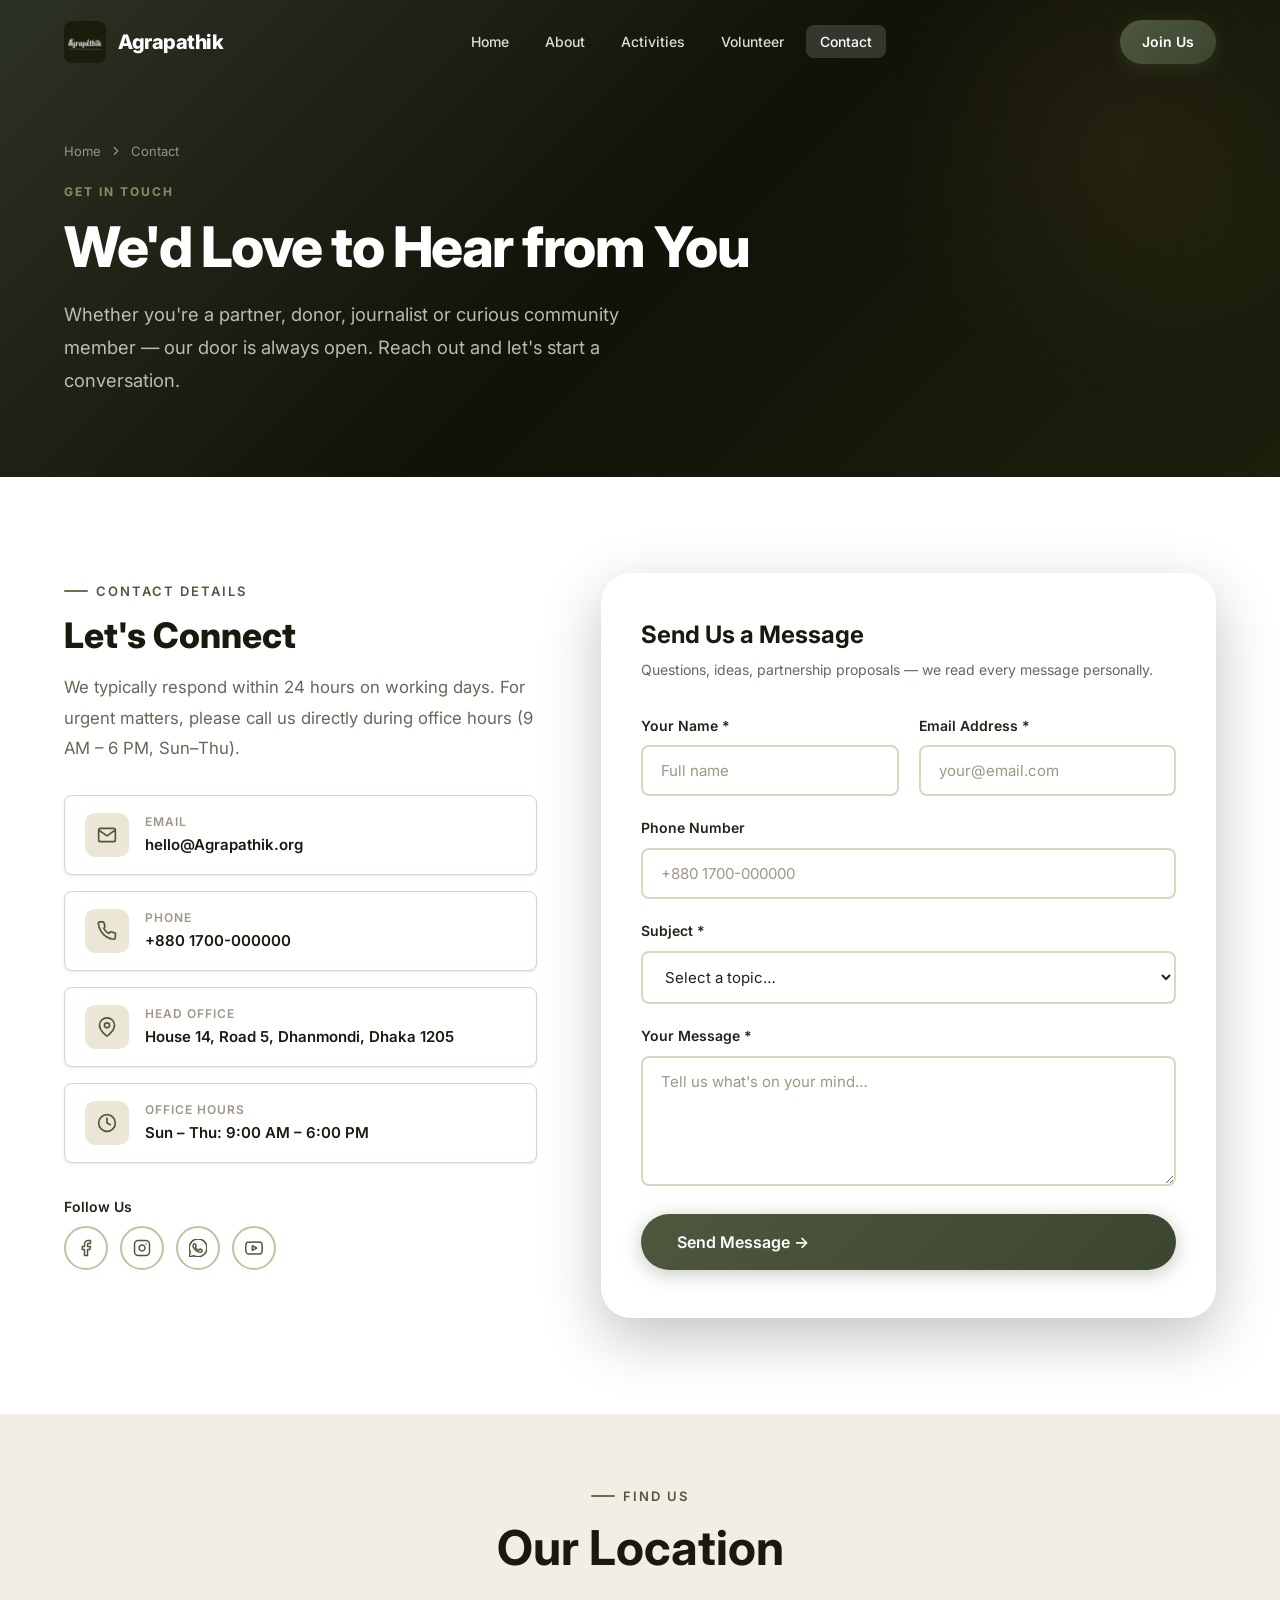
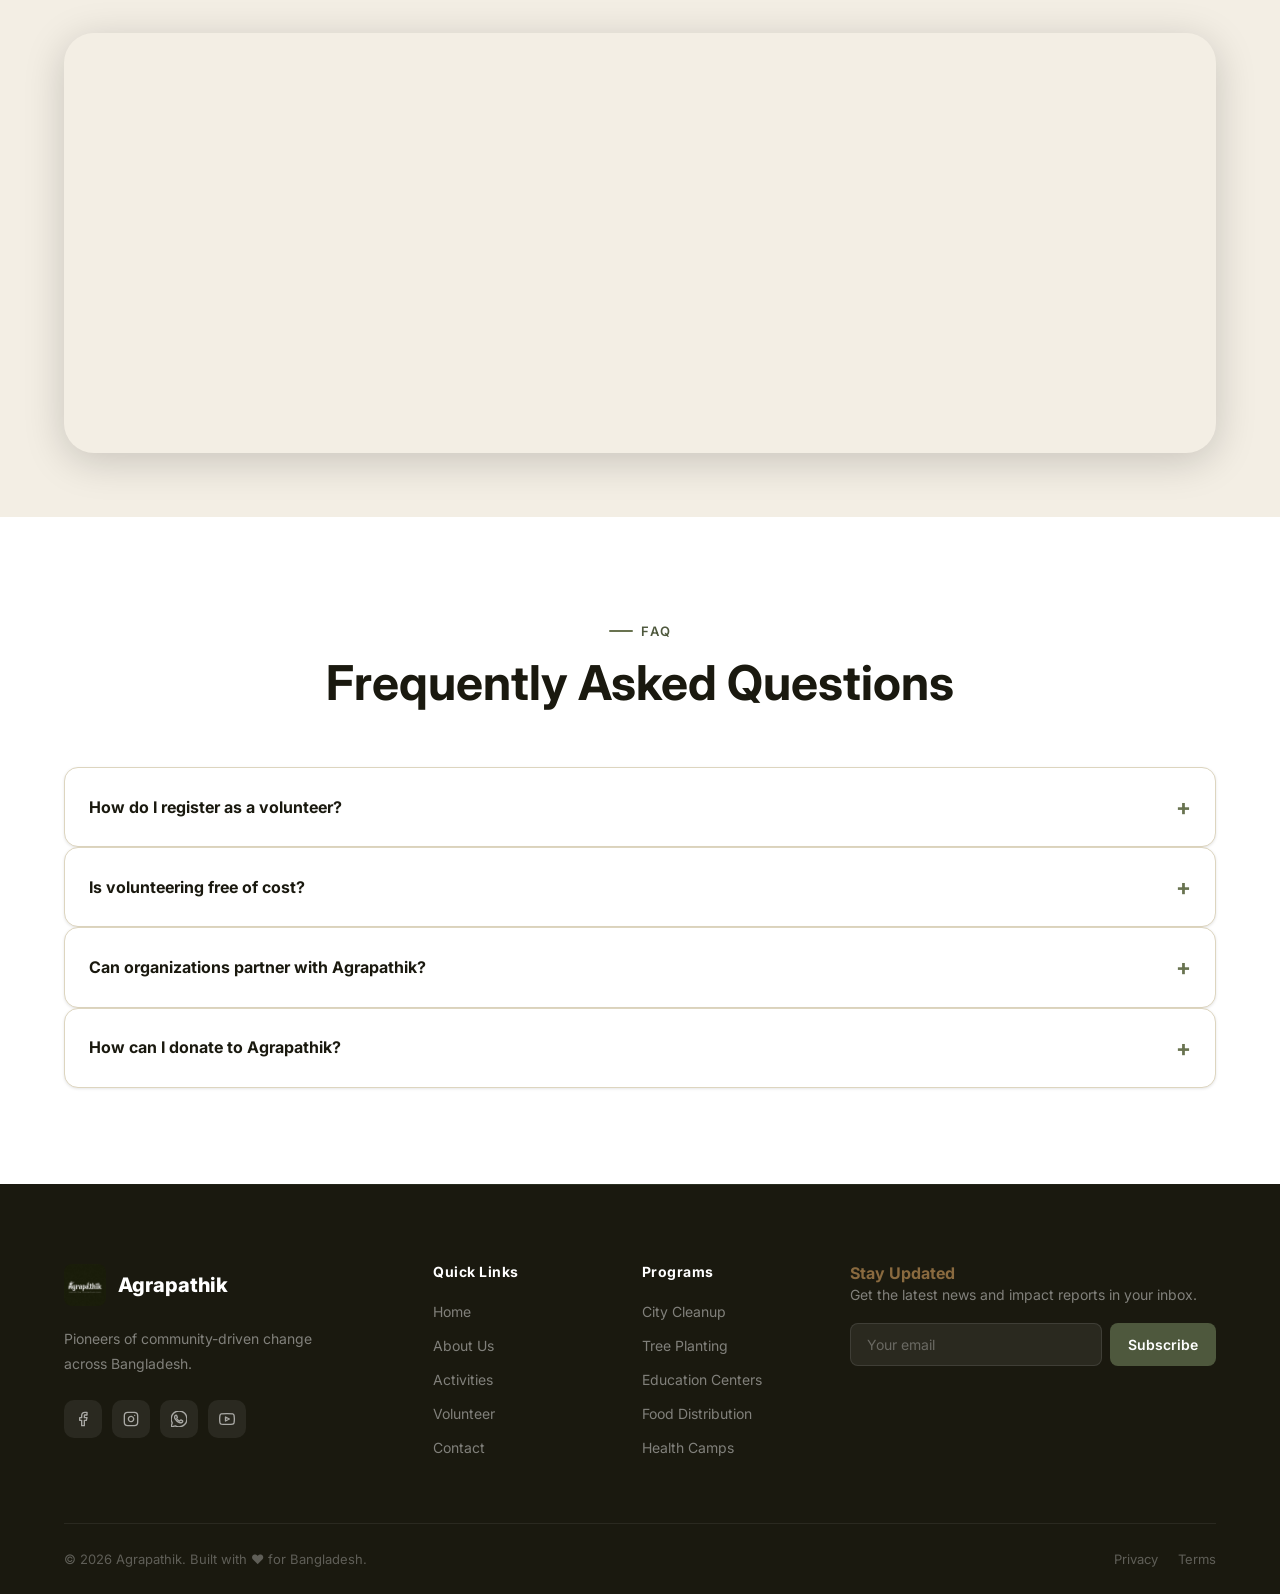
<file: contact.html>
<!DOCTYPE html>
<html lang="en">
<head>
  <meta charset="UTF-8" /><meta name="viewport" content="width=device-width, initial-scale=1.0" />
  <title>Contact — Agrapathik</title>
  <meta name="description" content="Get in touch with Agrapathik — contact us for partnerships, media inquiries, donations or volunteer questions." />
  <link rel="preconnect" href="https://fonts.googleapis.com" /><link rel="preconnect" href="https://fonts.gstatic.com" crossorigin />
  <link href="https://fonts.googleapis.com/css2?family=Inter:wght@300;400;500;600;700;800;900&family=Playfair+Display:wght@700;800&display=swap" rel="stylesheet" />
  <link rel="stylesheet" href="css/style.css" />
  <link rel="icon" type="image/png" href="assets/images/favicon-round.png" />
  <style>
    /* Move single-use inline styles to a local stylesheet class */
    .btn-full { width: 100%; }
    .map-frame {
      border-radius: var(--radius-xl);
      overflow: hidden;
      box-shadow: var(--shadow-lg);
      height: 420px;
    }
    /* FAQ details styles moved from inline */
    .faq-details {
      background: #fff;
      border-radius: var(--radius-md);
      padding: 20px 24px;
      box-shadow: var(--shadow-sm);
      border: 1px solid var(--green-100);
      cursor: pointer;
    }
    .faq-summary {
      font-weight: 700;
      color: var(--dark);
      font-size: 1rem;
      list-style: none;
      display: flex;
      justify-content: space-between;
      align-items: center;
    }
    .faq-summary span {
      font-size: 1.4rem;
      color: var(--green-500);
    }
    .faq-text {
      color: var(--gray-500);
      line-height: 1.8;
      margin-top: 12px;
      font-size: 15px;
    }
    .faq-link {
      color: var(--green-600);
      font-weight: 600;
    }
    /* iframe reset */
    .map-frame iframe { border: 0; }
  </style>
</head>
<body>
<!-- NAV -->
<nav class="navbar" id="navbar">
  <div class="container"><div class="nav-inner">
    <a href="index.html" class="nav-logo"><img src="assets/images/agrapathik_logo.jpeg" alt="Agrapathik Logo" class="nav-logo-img"><span class="nav-logo-text">Agrapathik</span></a>
    <ul class="nav-links"><li><a href="index.html" class="nav-link">Home</a></li><li><a href="about.html" class="nav-link">About</a></li><li><a href="activities.html" class="nav-link">Activities</a></li><li><a href="volunteer.html" class="nav-link">Volunteer</a></li><li><a href="contact.html" class="nav-link">Contact</a></li></ul>
    <div class="nav-cta"><a href="volunteer.html" class="btn btn-primary btn-sm">Join Us</a></div>
    <button class="nav-toggle" id="nav-toggle" aria-label="Toggle menu"><span></span><span></span><span></span></button>
  </div></div>
</nav>
<div class="nav-overlay" id="nav-overlay"></div>

<!-- PAGE HERO -->
<section class="page-hero">
  <div class="container"><div class="page-hero-content">
    <nav class="breadcrumb"><a href="index.html">Home</a><svg viewBox="0 0 24 24" fill="none" stroke-width="2" stroke-linecap="round" stroke-linejoin="round"><path d="m9 18 6-6-6-6"/></svg><span>Contact</span></nav>
    <div class="page-hero-label">Get in Touch</div>
    <h1 class="page-hero-title">We'd Love to Hear from You</h1>
    <p class="page-hero-desc">Whether you're a partner, donor, journalist or curious community member — our door is always open. Reach out and let's start a conversation.</p>
  </div></div>
</section>

<!-- CONTACT MAIN -->
<section class="section">
  <div class="container">
    <div class="contact-split">
      <!-- Left Column -->
      <div class="contact-info reveal-left">
        <div>
          <div class="section-label">Contact Details</div>
          <h2 class="contact-info-title">Let's Connect</h2>
          <p>We typically respond within 24 hours on working days. For urgent matters, please call us directly during office hours (9 AM – 6 PM, Sun–Thu).</p>
        </div>

        <div class="contact-detail-list">
          <div class="contact-detail">
            <div class="contact-detail-icon">
              <svg viewBox="0 0 24 24" fill="none" stroke-width="2" stroke-linecap="round" stroke-linejoin="round"><path d="M4 4h16c1.1 0 2 .9 2 2v12c0 1.1-.9 2-2 2H4c-1.1 0-2-.9-2-2V6c0-1.1.9-2 2-2z"/><polyline points="22,6 12,13 2,6"/></svg>
            </div>
            <div>
              <div class="contact-detail-label">Email</div>
              <div class="contact-detail-value">hello@Agrapathik.org</div>
            </div>
          </div>
          <div class="contact-detail">
            <div class="contact-detail-icon">
              <svg viewBox="0 0 24 24" fill="none" stroke-width="2" stroke-linecap="round" stroke-linejoin="round"><path d="M22 16.92v3a2 2 0 0 1-2.18 2 19.79 19.79 0 0 1-8.63-3.07A19.5 19.5 0 0 1 4.69 12a19.79 19.79 0 0 1-3.07-8.67A2 2 0 0 1 3.62 1h3a2 2 0 0 1 2 1.72 12.84 12.84 0 0 0 .7 2.81 2 2 0 0 1-.45 2.11L8.09 8.91a16 16 0 0 0 6 6l1.27-1.27a2 2 0 0 1 2.11-.45 12.84 12.84 0 0 0 2.81.7A2 2 0 0 1 22 16.92z"/></svg>
            </div>
            <div>
              <div class="contact-detail-label">Phone</div>
              <div class="contact-detail-value">+880 1700-000000</div>
            </div>
          </div>
          <div class="contact-detail">
            <div class="contact-detail-icon">
              <svg viewBox="0 0 24 24" fill="none" stroke-width="2" stroke-linecap="round" stroke-linejoin="round"><path d="M21 10c0 7-9 13-9 13s-9-6-9-13a9 9 0 0 1 18 0z"/><circle cx="12" cy="10" r="3"/></svg>
            </div>
            <div>
              <div class="contact-detail-label">Head Office</div>
              <div class="contact-detail-value">House 14, Road 5, Dhanmondi, Dhaka 1205</div>
            </div>
          </div>
          <div class="contact-detail">
            <div class="contact-detail-icon">
              <svg viewBox="0 0 24 24" fill="none" stroke-width="2" stroke-linecap="round" stroke-linejoin="round"><circle cx="12" cy="12" r="10"/><polyline points="12 6 12 12 16 14"/></svg>
            </div>
            <div>
              <div class="contact-detail-label">Office Hours</div>
              <div class="contact-detail-value">Sun – Thu: 9:00 AM – 6:00 PM</div>
            </div>
          </div>
        </div>

        <!-- Social Links -->
        <div>
          <div class="form-label">Follow Us</div>
          <div class="social-links">
            <a href="https://www.facebook.com/profile.php?id=61574948495130" class="social-link" aria-label="Facebook" target="_blank" rel="noopener noreferrer"><svg viewBox="0 0 24 24" fill="none" stroke-width="2" stroke-linecap="round" stroke-linejoin="round"><path d="M18 2h-3a5 5 0 0 0-5 5v3H7v4h3v8h4v-8h3l1-4h-4V7a1 1 0 0 1 1-1h3z"/></svg></a>
            <a href="#" class="social-link" aria-label="Instagram"><svg viewBox="0 0 24 24" fill="none" stroke-width="2" stroke-linecap="round" stroke-linejoin="round"><rect x="2" y="2" width="20" height="20" rx="5"/><path d="M16 11.37A4 4 0 1 1 12.63 8 4 4 0 0 1 16 11.37z"/><line x1="17.5" y1="6.5" x2="17.51" y2="6.5"/></svg></a>
            <a href="#" class="social-link" aria-label="WhatsApp"><svg viewBox="0 0 24 24" fill="none" stroke-width="2" stroke-linecap="round" stroke-linejoin="round"><path d="M20.52 3.48A11.86 11.86 0 0 0 12.07 0C5.56 0 .25 5.3.25 11.82c0 2.08.54 4.11 1.57 5.9L0 24l6.46-1.7a11.8 11.8 0 0 0 5.61 1.43h.01c6.51 0 11.82-5.3 11.82-11.82 0-3.16-1.23-6.13-3.38-8.43z"/><path d="M8.44 6.92c-.22-.5-.45-.51-.65-.52h-.56c-.2 0-.52.08-.79.38-.27.3-1.04 1.02-1.04 2.49s1.07 2.88 1.22 3.08c.15.2 2.08 3.34 5.14 4.54 2.54 1 3.06.8 3.61.75.55-.05 1.78-.73 2.03-1.44.25-.71.25-1.31.17-1.44-.07-.13-.27-.2-.57-.35-.3-.15-1.78-.88-2.05-.98-.27-.1-.47-.15-.67.15-.2.3-.77.98-.94 1.18-.17.2-.35.22-.65.08-.3-.15-1.27-.47-2.42-1.49-.9-.8-1.51-1.79-1.69-2.09-.17-.3-.02-.46.13-.61.13-.13.3-.35.45-.52.15-.17.2-.3.3-.5.1-.2.05-.38-.03-.53-.08-.15-.69-1.7-.96-2.32z"/></svg></a>
            <a href="#" class="social-link" aria-label="YouTube"><svg viewBox="0 0 24 24" fill="none" stroke-width="2" stroke-linecap="round" stroke-linejoin="round"><path d="M22.54 6.42a2.78 2.78 0 0 0-1.95-1.96C18.88 4 12 4 12 4s-6.88 0-8.59.46a2.78 2.78 0 0 0-1.95 1.96A29 29 0 0 0 1 12a29 29 0 0 0 .46 5.58A2.78 2.78 0 0 0 3.41 19.6C5.12 20 12 20 12 20s6.88 0 8.59-.46a2.78 2.78 0 0 0 1.95-1.95A29 29 0 0 0 23 12a29 29 0 0 0-.46-5.58z"/><polygon points="9.75 15.02 15.5 12 9.75 8.98 9.75 15.02"/></svg></a>
          </div>
        </div>
      </div>

      <!-- Right: Contact Form -->
      <div class="reveal-right">
        <div class="contact-form-card">
          <h3>Send Us a Message</h3>
          <p>Questions, ideas, partnership proposals — we read every message personally.</p>
          <div class="form-content-wrap">
            <form data-validate id="contact-form">
              <div class="form-row">
                <div class="form-group">
                  <label class="form-label" for="con-name">Your Name *</label>
                  <input id="con-name" type="text" class="form-control" placeholder="Full name" required />
                  <div class="form-error"></div>
                </div>
                <div class="form-group">
                  <label class="form-label" for="con-email">Email Address *</label>
                  <input id="con-email" type="email" class="form-control" placeholder="your@email.com" required />
                  <div class="form-error"></div>
                </div>
              </div>
              <div class="form-group">
                <label class="form-label" for="con-phone">Phone Number</label>
                <input id="con-phone" type="tel" class="form-control" placeholder="+880 1700-000000" />
                <div class="form-error"></div>
              </div>
              <div class="form-group">
                <label class="form-label" for="con-subject">Subject *</label>
                <select id="con-subject" class="form-control" required>
                  <option value="">Select a topic…</option>
                  <option>General Inquiry</option>
                  <option>Volunteer Question</option>
                  <option>Partnership / Sponsorship</option>
                  <option>Donation</option>
                  <option>Media / Press</option>
                  <option>Event Collaboration</option>
                  <option>Other</option>
                </select>
                <div class="form-error"></div>
              </div>
              <div class="form-group">
                <label class="form-label" for="con-message">Your Message *</label>
                <textarea id="con-message" class="form-control" rows="5" placeholder="Tell us what's on your mind…" required></textarea>
                <div class="form-error"></div>
              </div>
              <button type="submit" class="btn btn-primary btn-lg btn-full" id="con-submit-btn">
                Send Message →
              </button>
            </form>
            <div class="form-success">
              <div class="form-success-icon"><svg viewBox="0 0 24 24" fill="none" stroke-width="2.5" stroke-linecap="round" stroke-linejoin="round"><polyline points="20 6 9 17 4 12"/></svg></div>
              <h3>Message Received! ✉️</h3>
              <p>Thank you for reaching out. A member of our team will get back to you within 24 hours.</p>
            </div>
          </div>
        </div>
      </div>
    </div>
  </div>
</section>

<!-- MAP -->
<section class="section-sm bg-light">
  <div class="container">
    <div class="section-header center"><div class="section-label">Find Us</div><h2 class="section-title reveal">Our Location</h2></div>
    <div class="reveal map-frame">
      <iframe
        title="Agrapathik Office Location — Dhanmondi, Dhaka"
        src="https://www.google.com/maps/embed?pb=!1m18!1m12!1m3!1d3652.243!2d90.3742!3d23.7466!2m3!1f0!2f0!3f0!3m2!1i1024!2i768!4f13.1!3m3!1m2!1s0x3755b8b087026b81%3A0x8fa563bbdd5904c2!2sDhanmondi%2C%20Dhaka!5e0!3m2!1sen!2sbd!4v1680000000000"
        width="100%" height="420" allowfullscreen="" loading="lazy">
      </iframe>
    </div>
  </div>
</section>

<!-- FAQ -->
<section class="section">
  <div class="container">
    <div class="section-header center"><div class="section-label">FAQ</div><h2 class="section-title reveal">Frequently Asked Questions</h2></div>
    <div class="faq-list">
      <details class="reveal delay-1 faq-details">
        <summary class="faq-summary">How do I register as a volunteer? <span>+</span></summary>
        <p class="faq-text">Simply fill in the volunteer registration form on our <a href="volunteer.html" class="faq-link">Volunteer page</a>. It takes under 3 minutes. Our coordinator will contact you within 48 hours.</p>
      </details>
      <details class="reveal delay-2 faq-details">
        <summary class="faq-summary">Is volunteering free of cost? <span>+</span></summary>
        <p class="faq-text">Yes, completely free! Agrapathik covers all event logistics. At most field events, we also provide meals and refreshments for our volunteers.</p>
      </details>
      <details class="reveal delay-3 faq-details">
        <summary class="faq-summary">Can organizations partner with Agrapathik? <span>+</span></summary>
        <p class="faq-text">Absolutely! We welcome corporate, NGO, and government partnerships. Use the contact form above with the subject "Partnership / Sponsorship" and we'll arrange a meeting.</p>
      </details>
      <details class="reveal delay-4 faq-details">
        <summary class="faq-summary">How can I donate to Agrapathik? <span>+</span></summary>
        <p class="faq-text">We accept donations via bKash, bank transfer, and cheque. Email us at <strong>donate@Agrapathik.org</strong> or call us directly to arrange a donation. 100% of donations go directly to programmes.</p>
      </details>
    </div>
  </div>
</section>

<!-- FOOTER -->
<footer class="footer">
  <div class="container">
    <div class="footer-grid">
      <div class="footer-brand"><div class="footer-logo"><img src="assets/images/agrapathik_logo.jpeg" alt="Agrapathik Logo" class="footer-logo-img"><span class="footer-logo-text">Agrapathik</span></div><p>Pioneers of community-driven change across Bangladesh.</p><div class="footer-social"><a href="https://www.facebook.com/profile.php?id=61574948495130" aria-label="Facebook" target="_blank" rel="noopener noreferrer"><svg viewBox="0 0 24 24" stroke-width="2" stroke-linecap="round" stroke-linejoin="round"><path d="M18 2h-3a5 5 0 0 0-5 5v3H7v4h3v8h4v-8h3l1-4h-4V7a1 1 0 0 1 1-1h3z"/></svg></a><a href="#" aria-label="Instagram"><svg viewBox="0 0 24 24" stroke-width="2" stroke-linecap="round" stroke-linejoin="round"><rect x="2" y="2" width="20" height="20" rx="5"/><path d="M16 11.37A4 4 0 1 1 12.63 8 4 4 0 0 1 16 11.37z"/><line x1="17.5" y1="6.5" x2="17.51" y2="6.5"/></svg></a><a href="#" aria-label="WhatsApp"><svg viewBox="0 0 24 24" stroke-width="2" stroke-linecap="round" stroke-linejoin="round"><path d="M20.52 3.48A11.86 11.86 0 0 0 12.07 0C5.56 0 .25 5.3.25 11.82c0 2.08.54 4.11 1.57 5.9L0 24l6.46-1.7a11.8 11.8 0 0 0 5.61 1.43h.01c6.51 0 11.82-5.3 11.82-11.82 0-3.16-1.23-6.13-3.38-8.43z"/><path d="M8.44 6.92c-.22-.5-.45-.51-.65-.52h-.56c-.2 0-.52.08-.79.38-.27.3-1.04 1.02-1.04 2.49s1.07 2.88 1.22 3.08c.15.2 2.08 3.34 5.14 4.54 2.54 1 3.06.8 3.61.75.55-.05 1.78-.73 2.03-1.44.25-.71.25-1.31.17-1.44-.07-.13-.27-.2-.57-.35-.3-.15-1.78-.88-2.05-.98-.27-.1-.47-.15-.67.15-.2.3-.77.98-.94 1.18-.17.2-.35.22-.65.08-.3-.15-1.27-.47-2.42-1.49-.9-.8-1.51-1.79-1.69-2.09-.17-.3-.02-.46.13-.61.13-.13.3-.35.45-.52.15-.17.2-.3.3-.5.1-.2.05-.38-.03-.53-.08-.15-.69-1.7-.96-2.32z"/></svg></a><a href="#" aria-label="YouTube"><svg viewBox="0 0 24 24" stroke-width="2" stroke-linecap="round" stroke-linejoin="round"><path d="M22.54 6.42a2.78 2.78 0 0 0-1.95-1.96C18.88 4 12 4 12 4s-6.88 0-8.59.46a2.78 2.78 0 0 0-1.95 1.96A29 29 0 0 0 1 12a29 29 0 0 0 .46 5.58A2.78 2.78 0 0 0 3.41 19.6C5.12 20 12 20 12 20s6.88 0 8.59-.46a2.78 2.78 0 0 0 1.95-1.95A29 29 0 0 0 23 12a29 29 0 0 0-.46-5.58z"/><polygon points="9.75 15.02 15.5 12 9.75 8.98 9.75 15.02"/></svg></a></div></div>
      <div class="footer-col"><h4>Quick Links</h4><nav class="footer-links"><a href="index.html">Home</a><a href="about.html">About Us</a><a href="activities.html">Activities</a><a href="volunteer.html">Volunteer</a><a href="contact.html">Contact</a></nav></div>
      <div class="footer-col"><h4>Programs</h4><nav class="footer-links"><a href="activities.html">City Cleanup</a><a href="activities.html">Tree Planting</a><a href="activities.html">Education Centers</a><a href="activities.html">Food Distribution</a><a href="activities.html">Health Camps</a></nav></div>
      <div class="footer-newsletter"><h4>Stay Updated</h4><p>Get the latest news and impact reports in your inbox.</p><form class="newsletter-form"><input type="email" class="newsletter-input" placeholder="Your email" aria-label="Email" /><button type="submit" class="newsletter-btn">Subscribe</button></form></div>
    </div>
    <div class="footer-bottom"><p>&copy; 2026 Agrapathik. Built with ❤️ for Bangladesh.</p><div class="footer-bottom-links"><a href="#">Privacy</a><a href="#">Terms</a></div></div>
  </div>
</footer>
<button class="scroll-top" id="scroll-top" aria-label="Scroll to top"><svg viewBox="0 0 24 24" fill="none" stroke-width="2.5" stroke-linecap="round" stroke-linejoin="round"><path d="m18 15-6-6-6 6"/></svg></button>
<script src="js/main.js"></script>
</body>
</html>
</file>
<file: css/style.css>
/* ===========================
   Agrapathik — Global Styles
   =========================== */

@import url('https://fonts.googleapis.com/css2?family=Inter:wght@300;400;500;600;700;800;900&family=Playfair+Display:wght@700;800&display=swap');

/* === CSS Variables === */
:root {
  /* ── Earth / Olive Palette ── */
  --green-50:  #ece6d6;
  --green-100: #ddd5bf;
  --green-200: #c7bea2;
  --green-300: #afa27d;
  --green-400: #8a8d69;
  --green-500: #697350;
  --green-600: #4e583d;
  --green-700: #3c452f;
  --green-800: #2c3223;
  --green-900: #1c1f0c;
  --earth-500: #8a6a3f;
  --earth-600: #5b472c;
  --blue-500:  #8a6a3f;
  --blue-600:  #5b472c;
  --dark:      #1a190f;
  --dark-2:    #111208;
  --gray-400:  #a19685;
  --gray-500:  #6d6457;
  --gray-600:  #51493f;
  --gray-800:  #262119;
  --white:     #ffffff;
  --off-white: #f3eee4;
  --shadow-sm: 0 1px 3px rgba(0,0,0,0.10);
  --shadow-md: 0 4px 20px rgba(0,0,0,0.14);
  --shadow-lg: 0 8px 40px rgba(0,0,0,0.18);
  --shadow-xl: 0 20px 60px rgba(0,0,0,0.24);
  --radius-sm: 8px;
  --radius-md: 14px;
  --radius-lg: 20px;
  --radius-xl: 30px;
  --transition: all 0.3s cubic-bezier(0.4, 0, 0.2, 1);
}

/* === Reset & Base === */
*, *::before, *::after { box-sizing: border-box; margin: 0; padding: 0; }

html { scroll-behavior: smooth; font-size: 16px; }

body {
  font-family: 'Inter', sans-serif;
  background: var(--white);
  color: var(--blue-500);
  line-height: 1.7;
  overflow-x: hidden;
}

img { max-width: 100%; height: auto; display: block; }
a  { text-decoration: none; color: inherit; }
ul { list-style: none; }
button { cursor: pointer; border: none; outline: none; font-family: 'Inter', sans-serif; }
input, textarea, select { font-family: 'Inter', sans-serif; outline: none; }

/* === Typography === */
h1, h2, h3, h4, h5 { line-height: 1.2; font-weight: 700; }

.display-heading {
  font-family: 'Playfair Display', serif;
  font-weight: 800;
}

/* === Layout === */
.container {
  max-width: 1200px;
  margin: 0 auto;
  padding: 0 24px;
}

.section { padding: 96px 0; }
.section-sm { padding: 64px 0; }

.section-label {
  display: inline-flex;
  align-items: center;
  gap: 8px;
  font-size: 13px;
  font-weight: 600;
  letter-spacing: 2px;
  text-transform: uppercase;
  color: var(--green-600);
  margin-bottom: 12px;
}

.section-label::before {
  content: '';
  display: block;
  width: 24px;
  height: 2px;
  background: var(--green-500);
  border-radius: 2px;
}

.section-title {
  font-size: clamp(2rem, 4vw, 3rem);
  color: var(--dark);
  margin-bottom: 16px;
}

.section-subtitle {
  font-size: 1.1rem;
  color: var(--gray-500);
  max-width: 600px;
  line-height: 1.8;
}

.section-header { margin-bottom: 56px; }
.section-header.center { text-align: center; }
.section-header.center .section-label { justify-content: center; }
.section-header.center .section-subtitle { margin: 0 auto; }

/* === Buttons === */
.btn {
  display: inline-flex;
  align-items: center;
  gap: 8px;
  padding: 14px 28px;
  border-radius: 50px;
  font-size: 15px;
  font-weight: 600;
  transition: var(--transition);
  position: relative;
  overflow: hidden;
}

.btn::after {
  content: '';
  position: absolute;
  inset: 0;
  background: rgba(255,255,255,0.1);
  opacity: 0;
  transition: opacity 0.3s;
}
.btn:hover::after { opacity: 1; }

.btn-primary {
  background: linear-gradient(135deg, var(--green-600), var(--green-700));
  color: var(--white);
  box-shadow: 0 4px 20px rgba(78, 88, 61, 0.32);
}
.btn-primary:hover {
  transform: translateY(-2px);
  box-shadow: 0 8px 30px rgba(78, 88, 61, 0.42);
}

.btn-secondary {
  background: transparent;
  color: var(--white);
  border: 2px solid rgba(255,255,255,0.6);
  -webkit-backdrop-filter: blur(10px);
  backdrop-filter: blur(10px);
}
.btn-secondary:hover {
  background: rgba(255,255,255,0.15);
  border-color: var(--white);
  transform: translateY(-2px);
}

.btn-outline {
  background: transparent;
  color: var(--green-700);
  border: 2px solid var(--green-600);
}
.btn-outline:hover {
  background: var(--green-700);
  color: var(--white);
  transform: translateY(-2px);
}

.btn-white {
  background: var(--white);
  color: var(--green-800);
  box-shadow: 0 4px 20px rgba(0,0,0,0.18);
}
.btn-white:hover {
  transform: translateY(-2px);
  box-shadow: 0 8px 30px rgba(0,0,0,0.25);
}

.btn-lg { padding: 18px 36px; font-size: 16px; }
.btn-sm { padding: 10px 20px; font-size: 13px; }

/* === Navigation === */
.navbar {
  position: fixed;
  top: 0; left: 0; right: 0;
  z-index: 1000;
  padding: 20px 0;
  transition: var(--transition);
}

.navbar.scrolled {
  background: rgba(255, 255, 255, 0.95);
  -webkit-backdrop-filter: blur(20px);
  backdrop-filter: blur(20px);
  box-shadow: 0 2px 30px rgba(0,0,0,0.10);
  padding: 12px 0;
}

.nav-inner {
  display: flex;
  align-items: center;
  justify-content: space-between;
  gap: 32px;
}

.nav-logo {
  display: flex;
  align-items: center;
  gap: 12px;
  flex-shrink: 0;
}

.nav-logo-icon {
  width: 42px;
  height: 42px;
  background: linear-gradient(135deg, var(--green-600), var(--earth-600));
  border-radius: 12px;
  display: flex;
  align-items: center;
  justify-content: center;
}

.nav-logo-icon svg { width: 24px; height: 24px; fill: white; }

.nav-logo-img {
  width: 42px;
  height: 42px;
  border-radius: 8px;
  object-fit: cover;
  display: block;
}

.nav-logo-text {
  font-size: 20px;
  font-weight: 800;
  color: var(--white);
  letter-spacing: -0.5px;
  transition: var(--transition);
}

.navbar.scrolled .nav-logo-text { color: var(--dark); }

.nav-links {
  display: flex;
  align-items: center;
  gap: 8px;
  flex: 1;
  justify-content: center;
}

.nav-link {
  font-size: 14px;
  font-weight: 500;
  color: rgba(255,255,255,0.85);
  padding: 8px 14px;
  border-radius: 8px;
  transition: var(--transition);
  white-space: nowrap;
}

.nav-link:hover,
.nav-link.active {
  color: var(--white);
  background: rgba(255,255,255,0.15);
}

.navbar.scrolled .nav-link {
  color: var(--gray-600);
}

.navbar.scrolled .nav-link:hover,
.navbar.scrolled .nav-link.active {
  color: var(--green-800);
  background: var(--green-50);
}

.nav-cta { flex-shrink: 0; }

.nav-cta .btn {
  font-size: 14px;
  padding: 10px 22px;
}

.nav-toggle {
  display: none;
  flex-direction: column;
  gap: 5px;
  background: none;
  padding: 8px;
  border-radius: 8px;
}

.nav-toggle span {
  display: block;
  width: 24px;
  height: 2px;
  background: var(--white);
  border-radius: 2px;
  transition: var(--transition);
}

.navbar.scrolled .nav-toggle span { background: var(--dark); }

/* Mobile Nav */
@media (max-width: 900px) {
  .nav-toggle { display: flex; }

  .nav-links {
    position: fixed;
    top: 0; right: -100%;
    width: min(320px, 100%);
    height: 100dvh;
    background: var(--white);
    flex-direction: column;
    align-items: flex-start;
    padding: 80px 32px 40px;
    gap: 4px;
    box-shadow: -10px 0 40px rgba(0,0,0,0.15);
    transition: right 0.4s cubic-bezier(0.4, 0, 0.2, 1);
    overflow-y: auto;
    z-index: 999;
  }

  .nav-links.open { right: 0; }

  .nav-link {
    color: var(--gray-600) !important;
    width: 100%;
    padding: 12px 16px;
    font-size: 16px;
  }

  .nav-link:hover, .nav-link.active {
    color: var(--green-800) !important;
    background: var(--green-50) !important;
  }

  .nav-cta {
    display: none;
  }

  .nav-overlay {
    position: fixed;
    inset: 0;
    background: rgba(0,0,0,0.5);
    z-index: 998;
    opacity: 0;
    pointer-events: none;
    transition: opacity 0.3s;
  }
  .nav-overlay.open { opacity: 1; pointer-events: all; }
}

/* === Hero === */
.hero {
  position: relative;
  min-height: 100dvh;
  display: flex;
  align-items: center;
  overflow: hidden;
}

.hero-bg {
  position: absolute;
  inset: 0;
  background-size: cover;
  background-position: center;
  background-attachment: fixed;
}

.hero-bg::after {
  content: '';
  position: absolute;
  inset: 0;
  background: linear-gradient(
    135deg,
    rgba(12, 14, 5, 0.84) 0%,
    rgba(28, 31, 12, 0.74) 48%,
    rgba(46, 52, 20, 0.66) 100%
  );
}

.hero-content {
  position: relative;
  z-index: 1;
  max-width: 1120px;
}

.hero-badge {
  display: inline-flex;
  align-items: center;
  gap: 8px;
  background: rgba(255,255,255,0.12);
  -webkit-backdrop-filter: blur(20px);
  backdrop-filter: blur(20px);
  border: 1px solid rgba(255,255,255,0.2);
  border-radius: 50px;
  padding: 8px 18px;
  font-size: 13px;
  font-weight: 600;
  color: var(--green-200);
  letter-spacing: 1px;
  text-transform: uppercase;
  margin-bottom: 24px;
}

.hero-badge span { font-size: 18px; }

.hero-title {
  font-size: clamp(2.6rem, 6vw, 5rem);
  font-weight: 800;
  color: var(--white);
  line-height: 1.1;
  margin-bottom: 24px;
  letter-spacing: -1.5px;
}

.hero-title.display-heading {
  font-size: clamp(1.85rem, 2.2vw, 2.35rem);
  line-height: 1.16;
  letter-spacing: -0.03em;
}

.hero-title .accent {
  background: linear-gradient(135deg, #e8c9a6, #f5deb3);
  -webkit-background-clip: text;
  -webkit-text-fill-color: transparent;
  background-clip: text;
}

.hero-desc {
  font-size: 1.2rem;
  color: rgba(255,255,255,0.80);
  max-width: 560px;
  line-height: 1.8;
  margin-bottom: 40px;
}

.hero-actions {
  display: flex;
  align-items: center;
  flex-wrap: wrap;
  gap: 16px;
  margin-bottom: 64px;
}

.hero-stats {
  display: flex;
  gap: 40px;
  flex-wrap: wrap;
}

.hero-stat {
  text-align: left;
}

.hero-stat-num {
  font-size: 2.2rem;
  font-weight: 800;
  color: var(--white);
  line-height: 1;
  letter-spacing: -1px;
}

.hero-stat-label {
  font-size: 13px;
  color: rgba(255,255,255,0.65);
  margin-top: 4px;
  font-weight: 500;
}

.hero-scroll {
  position: absolute;
  bottom: 32px;
  left: 50%;
  transform: translateX(-50%);
  display: flex;
  flex-direction: column;
  align-items: center;
  gap: 8px;
  color: rgba(255,255,255,0.5);
  font-size: 12px;
  font-weight: 500;
  letter-spacing: 2px;
  text-transform: uppercase;
  animation: bounce 2s infinite;
  z-index: 1;
}

.hero-scroll svg {
  width: 20px;
  height: 20px;
  stroke: rgba(255,255,255,0.5);
}

@keyframes bounce {
  0%, 100% { transform: translateX(-50%) translateY(0); }
  50%        { transform: translateX(-50%) translateY(8px); }
}

/* === Stats Bar === */
.stats-bar {
  background: linear-gradient(135deg, var(--dark) 0%, var(--green-800) 50%, var(--dark-2) 100%);
  padding: 0;
}

.stats-bar-inner {
  display: grid;
  grid-template-columns: repeat(4, 1fr);
}

.stat-item {
  display: flex;
  flex-direction: column;
  align-items: center;
  justify-content: center;
  padding: 48px 24px;
  border-right: 1px solid rgba(255,255,255,0.08);
  transition: background 0.3s;
}

.stat-item:last-child { border-right: none; }
.stat-item:hover { background: rgba(255,255,255,0.05); }

.stat-icon {
  width: 48px;
  height: 48px;
  background: linear-gradient(135deg, var(--green-600) 0%, var(--green-400) 100%);
  border-radius: 14px;
  display: flex;
  align-items: center;
  justify-content: center;
  margin-bottom: 16px;
}

.stat-icon svg {
  width: 24px;
  height: 24px;
  stroke: white;
  fill: none;
}

.stat-num {
  font-size: 2.5rem;
  font-weight: 800;
  color: var(--white);
  letter-spacing: -1.5px;
  line-height: 1;
}

.stat-label {
  font-size: 13px;
  color: rgba(255,255,255,0.55);
  margin-top: 6px;
  font-weight: 500;
  text-align: center;
}

/* === Cards === */
.card {
  background: var(--white);
  border-radius: var(--radius-lg);
  overflow: hidden;
  box-shadow: var(--shadow-md);
  transition: var(--transition);
}

.card:hover {
  transform: translateY(-6px);
  box-shadow: var(--shadow-xl);
}

.card-img {
  width: 100%;
  height: 220px;
  object-fit: cover;
  transition: transform 0.5s ease;
}

.card:hover .card-img { transform: scale(1.05); }

.card-img-wrap {
  overflow: hidden;
  position: relative;
}

.card-badge {
  position: absolute;
  top: 14px;
  left: 14px;
  background: var(--green-600);
  color: white;
  font-size: 11px;
  font-weight: 700;
  letter-spacing: 1px;
  text-transform: uppercase;
  padding: 5px 12px;
  border-radius: 50px;
}

.card-body {
  padding: 24px;
}

.projects-grid .card {
  display: flex;
  flex-direction: column;
  height: 100%;
}

.projects-grid .card-body {
  display: flex;
  flex-direction: column;
  flex: 1;
}

.card-tag {
  display: inline-flex;
  align-items: center;
  gap: 6px;
  font-size: 12px;
  font-weight: 600;
  color: var(--green-600);
  background: var(--green-50);
  padding: 4px 12px;
  border-radius: 50px;
  margin-bottom: 14px;
}

.card-title {
  font-size: 1.2rem;
  font-weight: 700;
  color: var(--dark);
  margin-bottom: 10px;
  line-height: 1.4;
}

.card-desc {
  font-size: 14px;
  color: var(--gray-500);
  line-height: 1.7;
  margin-bottom: 20px;
  display: -webkit-box;
  -webkit-line-clamp: 3;
  line-clamp: 3;
  -webkit-box-orient: vertical;
  overflow: hidden;
}

.projects-grid .card-title {
  min-height: calc(1.4em * 2);
}

.projects-grid .card-desc {
  min-height: calc(1.7em * 3);
}

.card-stats {
  display: grid;
  grid-template-columns: repeat(2, minmax(0, 1fr));
  gap: 12px;
  margin-top: auto;
  margin-bottom: 18px;
}

.card-stat {
  background: var(--green-50);
  border-radius: 10px;
  padding: 12px;
  text-align: center;
}

.card-stat-value {
  font-size: 1.4rem;
  font-weight: 800;
  color: var(--green-700);
  line-height: 1.1;
}

.card-stat-label {
  font-size: 12px;
  color: var(--gray-500);
  margin-top: 4px;
}

.card-meta {
  display: flex;
  align-items: center;
  gap: 16px;
  font-size: 13px;
  color: var(--gray-400);
  flex-wrap: wrap;
}

.card-meta-item {
  display: flex;
  align-items: center;
  gap: 5px;
}

.card-meta-item svg {
  width: 14px;
  height: 14px;
  stroke: var(--gray-400);
  flex-shrink: 0;
}

.activity-gallery-note {
  font-size: 0.95rem;
  color: var(--gray-500);
  line-height: 1.8;
  margin-bottom: 28px;
}

.activity-card {
  border: 1px solid var(--green-100);
  cursor: pointer;
  align-self: start;
}

.activity-card.is-open {
  order: -1;
  grid-column: 1 / -1;
  border-color: var(--green-300);
  box-shadow: var(--shadow-xl);
}

.activity-card.is-open .card-desc {
  display: block;
  -webkit-line-clamp: unset;
  line-clamp: unset;
  min-height: 0;
  overflow: visible;
}

.activity-card-prompt {
  display: flex;
  align-items: center;
  justify-content: space-between;
  gap: 16px;
  min-height: 60px;
  margin-top: 18px;
  padding-top: 18px;
  border-top: 1px solid var(--green-100);
}

.activity-card-note {
  font-size: 13px;
  color: var(--gray-500);
  line-height: 1.6;
  min-height: calc(1.6em * 2);
  display: -webkit-box;
  -webkit-line-clamp: 2;
  line-clamp: 2;
  -webkit-box-orient: vertical;
  overflow: hidden;
}

.activity-card-toggle {
  padding: 10px 16px;
  border-radius: 999px;
  background: var(--green-50);
  color: var(--green-700);
  font-size: 13px;
  font-weight: 700;
  white-space: nowrap;
  transition: var(--transition);
  flex-shrink: 0;
}

.activity-card:hover .activity-card-toggle,
.activity-card.is-open .activity-card-toggle {
  background: var(--green-600);
  color: var(--white);
}

.activity-gallery {
  display: none;
  position: relative;
  margin-top: 18px;
  padding-top: 18px;
  border-top: 1px solid var(--green-100);
}

.activity-card.is-open .activity-gallery {
  display: block;
}

.activity-gallery-grid {
  display: flex;
  gap: 14px;
  overflow-x: auto;
  scroll-behavior: smooth;
  scroll-snap-type: x mandatory;
  /* Use scrollbar-width only when supported (avoids compatibility warnings in browsers that don't support it) */
  @supports (scrollbar-width: thin) {
    scrollbar-width: thin;
    scrollbar-color: var(--green-300) transparent;
  }
  padding: 2px 48px 12px;
}

.activity-gallery-grid::-webkit-scrollbar {
  height: 8px;
}

.activity-gallery-grid::-webkit-scrollbar-track {
  background: transparent;
}

.activity-gallery-grid::-webkit-scrollbar-thumb {
  background: var(--green-300);
  border-radius: 999px;
}

.activity-gallery-item {
  flex: 0 0 calc((100% - 28px) / 3);
  min-width: 220px;
  scroll-snap-align: start;
  padding: 0;
  border-radius: 14px;
  border: 1px solid var(--green-100);
  background: var(--white);
  overflow: hidden;
  text-align: left;
  transition: var(--transition);
}

.activity-gallery-item:hover {
  transform: translateY(-2px);
  border-color: var(--green-300);
  box-shadow: var(--shadow-md);
}

.activity-gallery-item img {
  width: 100%;
  height: 140px;
  object-fit: cover;
}

.activity-card.is-open .activity-gallery-item img {
  height: clamp(180px, 18vw, 220px);
}

.activity-gallery-arrow {
  position: absolute;
  top: calc(50% + 9px);
  z-index: 2;
  display: inline-flex;
  align-items: center;
  justify-content: center;
  width: 42px;
  height: 42px;
  border-radius: 999px;
  background: rgba(28, 31, 12, 0.86);
  color: var(--white);
  box-shadow: var(--shadow-md);
  transform: translateY(-50%);
  transition: var(--transition);
}

.activity-gallery-arrow:hover:not(:disabled) {
  background: var(--green-700);
  transform: translateY(-50%) scale(1.04);
}

.activity-gallery-arrow:disabled {
  opacity: 0.35;
  cursor: not-allowed;
}

.activity-gallery-arrow svg {
  width: 20px;
  height: 20px;
  stroke: currentColor;
}

.activity-gallery-arrow-prev {
  left: 0;
}

.activity-gallery-arrow-next {
  right: 0;
}

/* === Form Styles === */
.form-group {
  margin-bottom: 20px;
}

.form-label {
  display: block;
  font-size: 14px;
  font-weight: 600;
  color: var(--gray-800);
  margin-bottom: 8px;
}

.form-control {
  width: 100%;
  padding: 14px 18px;
  border: 2px solid var(--green-100);
  border-radius: var(--radius-sm);
  font-size: 15px;
  color: var(--gray-800);
  background: var(--white);
  transition: var(--transition);
}

.form-control:focus {
  border-color: var(--green-600);
  box-shadow: 0 0 0 4px rgba(78, 88, 61, 0.14);
}

.form-control.error {
  border-color: #ef4444;
  box-shadow: 0 0 0 4px rgba(239, 68, 68, 0.10);
}

.form-control::placeholder { color: var(--gray-400); }

.form-error {
  font-size: 12px;
  color: #ef4444;
  margin-top: 6px;
  display: none;
  align-items: center;
  gap: 4px;
}

.form-error.show { display: flex; }

.form-row {
  display: grid;
  grid-template-columns: 1fr 1fr;
  gap: 20px;
}

textarea.form-control {
  resize: vertical;
  min-height: 130px;
}

/* === Featured Activities === */
.activities-grid {
  display: grid;
  grid-template-columns: repeat(3, 1fr);
  gap: 28px;
}

.projects-grid {
  display: grid;
  grid-template-columns: repeat(3, 1fr);
  gap: 28px;
  align-items: start;
}

/* === Events === */
.events-list {
  display: flex;
  flex-direction: column;
  gap: 20px;
}

.event-card {
  display: grid;
  grid-template-columns: auto 1fr auto;
  align-items: center;
  gap: 24px;
  background: var(--white);
  border-radius: var(--radius-md);
  padding: 24px 28px;
  box-shadow: var(--shadow-sm);
  border: 1px solid var(--green-100);
  transition: var(--transition);
}

.event-card:hover {
  box-shadow: var(--shadow-lg);
  transform: translateX(4px);
  border-color: var(--green-300);
}

.event-full-list {
  display: flex;
  flex-direction: column;
  gap: 24px;
}

.event-full-card {
  display: grid;
  grid-template-columns: 260px 1fr;
  overflow: hidden;
  background: var(--white);
  border: 1px solid var(--green-100);
  border-radius: var(--radius-lg);
  box-shadow: var(--shadow-md);
  transition: var(--transition);
}

.event-full-card:hover {
  transform: translateY(-4px);
  border-color: var(--green-200);
  box-shadow: var(--shadow-xl);
}

.event-full-img {
  position: relative;
  min-height: 240px;
}

.event-full-img img {
  width: 100%;
  height: 100%;
  object-fit: cover;
}

.event-status {
  position: absolute;
  top: 14px;
  left: 14px;
  z-index: 2;
  padding: 7px 16px;
  border-radius: 50px;
  border: 1px solid rgba(255, 255, 255, 0.38);
  font-size: 11px;
  font-weight: 700;
  letter-spacing: 1px;
  box-shadow: 0 12px 28px rgba(28, 31, 12, 0.28);
  text-transform: uppercase;
}

.status-upcoming {
  background: rgba(28, 31, 12, 0.88);
  color: var(--white);
}

.event-full-body {
  padding: 32px;
}

.event-full-type {
  margin-bottom: 8px;
  color: var(--green-600);
  font-size: 11px;
  font-weight: 700;
  letter-spacing: 1.5px;
  text-transform: uppercase;
}

.event-full-title {
  margin-bottom: 12px;
  color: var(--dark);
  font-size: 1.25rem;
  font-weight: 700;
}

.event-full-desc {
  margin-bottom: 20px;
  color: var(--gray-500);
  font-size: 14px;
  line-height: 1.7;
}

.event-details-grid {
  display: grid;
  grid-template-columns: repeat(3, 1fr);
  gap: 12px;
  margin-bottom: 24px;
}

.event-detail-chip {
  padding: 10px 14px;
  background: var(--green-50);
  border-radius: 10px;
}

.event-detail-chip-label {
  margin-bottom: 3px;
  color: var(--gray-400);
  font-size: 10px;
  font-weight: 700;
  letter-spacing: 1px;
  text-transform: uppercase;
}

.event-detail-chip-val {
  color: var(--dark);
  font-size: 13px;
  font-weight: 700;
}

.event-date-box {
  display: flex;
  flex-direction: column;
  align-items: center;
  justify-content: center;
  width: 64px;
  height: 64px;
  background: linear-gradient(135deg, var(--green-600), var(--green-700));
  border-radius: var(--radius-sm);
  flex-shrink: 0;
}

.event-date-day {
  font-size: 1.6rem;
  font-weight: 800;
  color: white;
  line-height: 1;
}

.event-date-month {
  font-size: 11px;
  font-weight: 700;
  color: rgba(255,255,255,0.75);
  letter-spacing: 1px;
  text-transform: uppercase;
}

.event-info { flex: 1; }

.event-type {
  font-size: 11px;
  font-weight: 700;
  letter-spacing: 1.5px;
  text-transform: uppercase;
  color: var(--green-600);
  margin-bottom: 4px;
}

.event-title {
  font-size: 1.05rem;
  font-weight: 700;
  color: var(--dark);
  margin-bottom: 6px;
}

.event-meta {
  display: flex;
  align-items: center;
  gap: 16px;
  font-size: 13px;
  color: var(--gray-400);
  flex-wrap: wrap;
}

.event-meta-item {
  display: flex;
  align-items: center;
  gap: 5px;
}

.event-meta-item svg {
  width: 13px;
  height: 13px;
  stroke: var(--gray-400);
}

/* === Gallery Grid === */
.gallery-grid {
  display: grid;
  grid-template-columns: repeat(3, 1fr);
  grid-template-rows: auto;
  gap: 16px;
}

.gallery-item {
  position: relative;
  border-radius: var(--radius-md);
  overflow: hidden;
  cursor: pointer;
}

.gallery-item img {
  width: 100%;
  height: 260px;
  object-fit: cover;
  transition: transform 0.5s ease;
}

.gallery-item:nth-child(1) { grid-column: span 2; }
.gallery-item:nth-child(4) { grid-column: span 2; }

.gallery-item:nth-child(1) img,
.gallery-item:nth-child(4) img {
  height: 320px;
}

.gallery-overlay {
  position: absolute;
  inset: 0;
  background: linear-gradient(to top, rgba(17, 18, 8, 0.86), transparent);
  opacity: 0;
  transition: opacity 0.3s;
  display: flex;
  align-items: flex-end;
  padding: 20px;
}

.gallery-item:hover .gallery-overlay { opacity: 1; }
.gallery-item:hover img { transform: scale(1.08); }

.gallery-caption {
  color: white;
  font-size: 14px;
  font-weight: 600;
}

/* === Team === */
.team-grid {
  display: grid;
  grid-template-columns: repeat(4, 1fr);
  gap: 28px;
}

.team-card {
  background: var(--white);
  border-radius: var(--radius-lg);
  overflow: hidden;
  box-shadow: var(--shadow-sm);
  border: 1px solid var(--green-100);
  transition: var(--transition);
  text-align: center;
}

.team-card:hover {
  transform: translateY(-6px);
  box-shadow: var(--shadow-lg);
}

.team-card-img {
  position: relative;
  background: var(--green-50);
  padding: 30px 30px 0;
}

.team-card-img img {
  width: 120px;
  height: 120px;
  border-radius: 50%;
  object-fit: cover;
  margin: 0 auto;
  border: 4px solid var(--green-200);
}

.team-card-body {
  padding: 20px;
}

.team-card-name {
  font-size: 1rem;
  font-weight: 700;
  color: var(--dark);
  margin-bottom: 4px;
}

.team-card-role {
  font-size: 13px;
  color: var(--green-600);
  font-weight: 600;
  margin-bottom: 12px;
}

.team-card-bio {
  font-size: 13px;
  color: var(--gray-500);
  line-height: 1.6;
  margin-bottom: 16px;
}

.team-social {
  display: flex;
  justify-content: center;
  gap: 10px;
}

.team-social a {
  width: 34px;
  height: 34px;
  border-radius: 50%;
  background: var(--green-50);
  display: flex;
  align-items: center;
  justify-content: center;
  transition: var(--transition);
}

.team-social a:hover {
  background: var(--green-600);
}

.team-social a:hover svg { stroke: white; }

.team-social svg {
  width: 16px;
  height: 16px;
  stroke: var(--green-600);
  fill: none;
}

/* === CTA Section === */
.cta-section {
  background: linear-gradient(135deg, var(--green-800) 0%, var(--dark-2) 50%, var(--green-900) 100%);
  position: relative;
  overflow: hidden;
  padding: 96px 0;
}

.cta-section::before {
  content: '';
  position: absolute;
  top: -100px;
  right: -100px;
  width: 500px;
  height: 500px;
  background: radial-gradient(circle, rgba(138, 106, 63, 0.16), transparent 70%);
  border-radius: 50%;
}

.cta-section::after {
  content: '';
  position: absolute;
  bottom: -80px;
  left: -80px;
  width: 400px;
  height: 400px;
  background: radial-gradient(circle, rgba(105, 115, 80, 0.14), transparent 70%);
  border-radius: 50%;
}

.cta-inner {
  position: relative;
  z-index: 1;
  text-align: center;
}

.cta-inner .section-label { justify-content: center; }

.cta-title {
  font-size: clamp(2rem, 4vw, 3.2rem);
  font-weight: 800;
  color: var(--white);
  margin-bottom: 16px;
  letter-spacing: -1px;
}

.cta-desc {
  font-size: 1.1rem;
  color: rgba(255,255,255,0.70);
  max-width: 560px;
  margin: 0 auto 40px;
  line-height: 1.8;
}

.cta-actions {
  display: flex;
  align-items: center;
  justify-content: center;
  flex-wrap: wrap;
  gap: 16px;
}

/* === Mission / Vision Cards === */
.mission-grid {
  display: grid;
  grid-template-columns: 1fr 1fr;
  gap: 28px;
  margin-bottom: 64px;
}

.mission-card {
  background: var(--white);
  border-radius: var(--radius-lg);
  padding: 40px;
  box-shadow: var(--shadow-md);
  border-top: 4px solid var(--green-500);
  transition: var(--transition);
  position: relative;
  overflow: hidden;
}

.mission-card::before {
  content: '';
  position: absolute;
  top: 0;
  right: 0;
  width: 200px;
  height: 200px;
  background: radial-gradient(circle, rgba(138, 106, 63, 0.08), transparent 70%);
  border-radius: 50%;
}

.mission-card.vision { border-top-color: var(--earth-500); }

.mission-card:hover {
  transform: translateY(-4px);
  box-shadow: var(--shadow-xl);
}

.mission-icon {
  width: 56px;
  height: 56px;
  background: linear-gradient(135deg, var(--green-50), var(--green-100));
  border-radius: var(--radius-sm);
  display: flex;
  align-items: center;
  justify-content: center;
  margin-bottom: 24px;
}

.mission-card.vision .mission-icon {
  background: linear-gradient(135deg, rgba(91, 71, 44, 0.1), rgba(28, 31, 12, 0.18));
}

.mission-icon svg {
  width: 28px;
  height: 28px;
  stroke: var(--green-600);
}

.mission-card.vision .mission-icon svg { stroke: var(--earth-600); }

.mission-card h3 {
  font-size: 1.4rem;
  color: var(--dark);
  margin-bottom: 16px;
}

.mission-card p {
  color: var(--gray-500);
  line-height: 1.8;
  font-size: 1.01rem;
}

/* === About Split === */
.about-split {
  display: grid;
  grid-template-columns: 1fr 1fr;
  gap: 80px;
  align-items: center;
}

.about-img-wrap {
  position: relative;
  border-radius: var(--radius-xl);
  overflow: hidden;
}

.about-img-wrap img {
  width: 100%;
  height: 500px;
  object-fit: cover;
}

.about-img-badge {
  position: absolute;
  bottom: 28px;
  left: 28px;
  background: rgba(255, 255, 255, 0.95);
  -webkit-backdrop-filter: blur(10px);
  backdrop-filter: blur(10px);
  border-radius: var(--radius-md);
  padding: 20px 24px;
  display: flex;
  align-items: center;
  gap: 16px;
  box-shadow: var(--shadow-lg);
}

.about-img-badge-num {
  font-size: 2rem;
  font-weight: 800;
  color: var(--green-700);
  line-height: 1;
}

.about-img-badge-text {
  font-size: 13px;
  color: var(--gray-500);
  font-weight: 500;
  line-height: 1.4;
}

.about-values {
  display: flex;
  flex-direction: column;
  gap: 16px;
  margin-top: 32px;
}

.about-value {
  display: flex;
  align-items: flex-start;
  gap: 16px;
  padding: 16px;
  border-radius: var(--radius-sm);
  transition: var(--transition);
}

.about-value:hover { background: var(--green-50); }

.about-value-icon {
  width: 40px;
  height: 40px;
  background: linear-gradient(135deg, var(--green-500), var(--green-600));
  border-radius: 10px;
  display: flex;
  align-items: center;
  justify-content: center;
  flex-shrink: 0;
}

.about-value-icon svg {
  width: 20px;
  height: 20px;
  stroke: white;
}

.about-value-title { font-weight: 700; color: var(--dark); margin-bottom: 4px; }
.about-value-desc { font-size: 14px; color: var(--gray-500); line-height: 1.6; }

/* === Volunteer Form === */
.volunteer-section {
  background: var(--green-50);
}

.volunteer-wrap {
  display: grid;
  grid-template-columns: 1fr 1.4fr;
  gap: 80px;
  align-items: center;
}

.volunteer-info h2 { font-size: 2.4rem; color: var(--dark); margin-bottom: 20px; }
.volunteer-info p { color: var(--gray-500); line-height: 1.8; font-size: 1.05rem; margin-bottom: 32px; }

.volunteer-perks {
  display: flex;
  flex-direction: column;
  gap: 16px;
}

.volunteer-perk {
  display: flex;
  align-items: center;
  gap: 12px;
  font-size: 15px;
  color: var(--gray-600);
  font-weight: 500;
}

.volunteer-perk svg {
  width: 20px;
  height: 20px;
  stroke: var(--green-600);
  flex-shrink: 0;
}

.volunteer-form-card {
  background: var(--white);
  border-radius: var(--radius-xl);
  padding: 48px 40px;
  box-shadow: var(--shadow-xl);
}

.volunteer-form-card h3 {
  font-size: 1.5rem;
  color: var(--dark);
  margin-bottom: 8px;
}

.volunteer-form-card p {
  font-size: 14px;
  color: var(--gray-500);
  margin-bottom: 32px;
}

/* === Contact === */
.contact-split {
  display: grid;
  grid-template-columns: 1fr 1.3fr;
  gap: 64px;
}

.contact-info { display: flex; flex-direction: column; gap: 32px; }

.contact-info-title {
  font-size: 2.2rem;
  font-weight: 800;
  color: var(--dark);
  margin-bottom: 16px;
}

.contact-info p {
  color: var(--gray-500);
  line-height: 1.8;
  font-size: 1.05rem;
}

.contact-detail-list { display: flex; flex-direction: column; gap: 16px; }

.contact-detail {
  display: flex;
  align-items: center;
  gap: 16px;
  padding: 16px 20px;
  background: var(--white);
  border-radius: var(--radius-sm);
  border: 1px solid var(--green-100);
  box-shadow: var(--shadow-sm);
  transition: var(--transition);
}

.contact-detail:hover {
  box-shadow: var(--shadow-md);
  border-color: var(--green-200);
  transform: translateX(4px);
}

.contact-detail-icon {
  width: 44px;
  height: 44px;
  background: var(--green-50);
  border-radius: 10px;
  display: flex;
  align-items: center;
  justify-content: center;
  flex-shrink: 0;
}

.contact-detail-icon svg {
  width: 20px;
  height: 20px;
  stroke: var(--green-600);
}

.contact-detail-label { font-size: 12px; color: var(--gray-400); font-weight: 600; text-transform: uppercase; letter-spacing: 1px; }
.contact-detail-value { font-size: 15px; color: var(--dark); font-weight: 600; }

.social-links {
  display: flex;
  gap: 12px;
  flex-wrap: wrap;
}

.social-link {
  width: 44px;
  height: 44px;
  border-radius: 50%;
  display: flex;
  align-items: center;
  justify-content: center;
  border: 2px solid var(--green-200);
  transition: var(--transition);
}

.social-link:hover {
  background: var(--green-600);
  border-color: var(--green-600);
}

.social-link:hover svg { stroke: white; }

.social-link svg {
  width: 18px;
  height: 18px;
  stroke: var(--green-600);
  fill: none;
}

.contact-form-card {
  background: var(--white);
  border-radius: var(--radius-xl);
  padding: 48px 40px;
  box-shadow: var(--shadow-xl);
}

.contact-form-card h3 {
  font-size: 1.5rem;
  color: var(--dark);
  margin-bottom: 8px;
}

.contact-form-card p {
  font-size: 14px;
  color: var(--gray-500);
  margin-bottom: 32px;
}

/* === Page Hero (inner pages) === */
.page-hero {
  background: linear-gradient(135deg, var(--green-800) 0%, var(--dark-2) 50%, var(--green-900) 100%);
  padding: 140px 0 80px;
  position: relative;
  overflow: hidden;
}

.page-hero::before {
  content: '';
  position: absolute;
  top: -100px; right: -100px;
  width: 500px; height: 500px;
  background: radial-gradient(circle, rgba(138, 106, 63, 0.12), transparent 70%);
  border-radius: 50%;
}

.page-hero-content { position: relative; z-index: 1; }

.page-hero-label {
  font-size: 12px;
  font-weight: 700;
  letter-spacing: 2px;
  text-transform: uppercase;
  color: var(--green-400);
  margin-bottom: 12px;
}

.page-hero-title {
  font-size: clamp(2.2rem, 5vw, 3.5rem);
  font-weight: 800;
  color: var(--white);
  letter-spacing: -1.5px;
  margin-bottom: 16px;
}

.page-hero-desc {
  font-size: 1.15rem;
  color: rgba(255,255,255,0.70);
  max-width: 600px;
  line-height: 1.8;
}

/* === Breadcrumb === */
.breadcrumb {
  display: flex;
  align-items: center;
  gap: 8px;
  font-size: 13px;
  color: rgba(255,255,255,0.50);
  margin-bottom: 20px;
}

.breadcrumb a:hover { color: var(--green-400); }
.breadcrumb svg { width: 14px; height: 14px; stroke: currentColor; }

/* === Footer === */
.footer {
  background: var(--dark);
  padding: 80px 0 0;
  position: relative;
}

.footer::before {
  content: '';
  position: absolute;
  top: 0; left: 0;
  right: 0; height: 1px;
  background: linear-gradient(90deg, transparent, var(--green-800), transparent);
}

.footer-grid {
  display: grid;
  grid-template-columns: 2fr 1fr 1fr 1.4fr;
  gap: 48px;
  margin-bottom: 64px;
}

.footer-logo {
  display: flex;
  align-items: center;
  gap: 12px;
  margin-bottom: 20px;
}

.footer-logo-icon {
  width: 42px;
  height: 42px;
  background: linear-gradient(135deg, var(--green-600), var(--earth-600));
  border-radius: 12px;
  display: flex;
  align-items: center;
  justify-content: center;
}

.footer-logo-icon svg { width: 24px; height: 24px; fill: white; }

.footer-logo-img {
  width: 42px;
  height: 42px;
  border-radius: 8px;
  object-fit: cover;
  display: block;
}

.footer-logo-text {
  font-size: 20px;
  font-weight: 800;
  color: var(--white);
}

.footer-brand p {
  color: rgba(255,255,255,0.45);
  font-size: 14px;
  line-height: 1.8;
  margin-bottom: 24px;
  max-width: 280px;
}

.footer-social {
  display: flex;
  gap: 10px;
}

.footer-social a {
  width: 38px;
  height: 38px;
  border-radius: 10px;
  background: rgba(255,255,255,0.07);
  display: flex;
  align-items: center;
  justify-content: center;
  transition: var(--transition);
}

.footer-social a:hover { background: var(--green-600); }

.footer-social svg {
  width: 16px;
  height: 16px;
  stroke: rgba(255,255,255,0.60);
  fill: none;
  transition: var(--transition);
}

.footer-social a:hover svg { stroke: white; }

.footer-col h4 {
  font-size: 14px;
  font-weight: 700;
  color: var(--white);
  margin-bottom: 20px;
  letter-spacing: 0.5px;
}

.footer-links {
  display: flex;
  flex-direction: column;
  gap: 10px;
}

.footer-links a {
  font-size: 14px;
  color: rgba(255,255,255,0.45);
  transition: var(--transition);
}

.footer-links a:hover { color: var(--green-400); padding-left: 4px; }

.footer-newsletter p {
  font-size: 14px;
  color: rgba(255,255,255,0.45);
  line-height: 1.7;
  margin-bottom: 16px;
}

.newsletter-form {
  display: flex;
  gap: 8px;
}

.newsletter-input {
  flex: 1;
  padding: 12px 16px;
  border-radius: var(--radius-sm);
  border: 1px solid rgba(255,255,255,0.10);
  background: rgba(255,255,255,0.07);
  color: white;
  font-size: 14px;
  transition: var(--transition);
}

.newsletter-input::placeholder { color: rgba(255,255,255,0.30); }
.newsletter-input:focus { border-color: var(--green-500); outline: none; }

.newsletter-btn {
  padding: 12px 18px;
  background: var(--green-600);
  color: white;
  border: none;
  border-radius: var(--radius-sm);
  font-size: 14px;
  font-weight: 600;
  cursor: pointer;
  transition: var(--transition);
  white-space: nowrap;
}

.newsletter-btn:hover { background: var(--green-700); }

.footer-bottom {
  border-top: 1px solid rgba(255,255,255,0.07);
  padding: 24px 0;
  display: flex;
  align-items: center;
  justify-content: space-between;
  gap: 16px;
  flex-wrap: wrap;
}

.footer-bottom p {
  font-size: 13px;
  color: rgba(255,255,255,0.30);
}

.footer-bottom-links {
  display: flex;
  gap: 20px;
}

.footer-bottom-links a {
  font-size: 13px;
  color: rgba(255,255,255,0.30);
  transition: color 0.3s;
}

.footer-bottom-links a:hover { color: var(--green-400); }

/* === Scroll Reveal Animations === */
.reveal {
  opacity: 0;
  transform: translateY(30px);
  transition: opacity 0.7s ease, transform 0.7s ease;
}

.reveal.visible {
  opacity: 1;
  transform: translateY(0);
}

.reveal-left {
  opacity: 0;
  transform: translateX(-30px);
  transition: opacity 0.7s ease, transform 0.7s ease;
}

.reveal-left.visible {
  opacity: 1;
  transform: translateX(0);
}

.reveal-right {
  opacity: 0;
  transform: translateX(30px);
  transition: opacity 0.7s ease, transform 0.7s ease;
}

.reveal-right.visible {
  opacity: 1;
  transform: translateX(0);
}

.delay-1 { transition-delay: 0.1s !important; }
.delay-2 { transition-delay: 0.2s !important; }
.delay-3 { transition-delay: 0.3s !important; }
.delay-4 { transition-delay: 0.4s !important; }
.delay-5 { transition-delay: 0.5s !important; }

/* === Success Message === */
.form-success {
  display: none;
  text-align: center;
  padding: 40px;
}

.form-success.show { display: block; }

.form-success-icon {
  width: 70px;
  height: 70px;
  background: var(--green-100);
  border-radius: 50%;
  display: flex;
  align-items: center;
  justify-content: center;
  margin: 0 auto 20px;
}

.form-success-icon svg {
  width: 36px;
  height: 36px;
  stroke: var(--green-600);
}

.form-success h3 { color: var(--dark); font-size: 1.4rem; margin-bottom: 10px; }
.form-success p { color: var(--gray-500); font-size: 15px; }

/* === Impact Progress === */
.impact-bars {
  display: flex;
  flex-direction: column;
  gap: 20px;
}

.impact-bar-header {
  display: flex;
  align-items: center;
  justify-content: space-between;
  margin-bottom: 8px;
}

.impact-bar-label { font-size: 14px; font-weight: 600; color: var(--dark); }
.impact-bar-value { font-size: 14px; font-weight: 700; color: var(--green-600); }

.impact-bar-track {
  height: 8px;
  background: var(--green-100);
  border-radius: 50px;
  overflow: hidden;
}

.impact-bar-fill {
  height: 100%;
  background: linear-gradient(90deg, var(--green-500), var(--earth-500));
  border-radius: 50px;
  width: 0%;
  transition: width 1.2s cubic-bezier(0.4, 0, 0.2, 1);
}

/* === Background Sections === */
.bg-light { background: var(--off-white); }
.bg-green-light { background: var(--green-50); }
.bg-dark { background: var(--dark); }

/* === Utility === */
.text-center { text-align: center; }
.text-green { color: var(--green-600); }
.fw-700 { font-weight: 700; }
.mb-0 { margin-bottom: 0 !important; }
.mt-auto { margin-top: auto; }
.grid-2 { display: grid; grid-template-columns: 1fr 1fr; gap: 28px; }
.grid-3 { display: grid; grid-template-columns: repeat(3, 1fr); gap: 28px; }
.grid-4 { display: grid; grid-template-columns: repeat(4, 1fr); gap: 28px; }

/* === Lightbox === */
.lightbox {
  position: fixed;
  inset: 0;
  background: rgba(0,0,0,0.92);
  z-index: 9999;
  display: flex;
  align-items: center;
  justify-content: center;
  opacity: 0;
  pointer-events: none;
  transition: opacity 0.3s;
}

.lightbox.open {
  opacity: 1;
  pointer-events: all;
}

.lightbox-img {
  max-width: 90vw;
  max-height: 85vh;
  border-radius: var(--radius-md);
  box-shadow: 0 30px 80px rgba(0,0,0,0.5);
  transform: scale(0.9);
  transition: transform 0.3s;
}

.lightbox.open .lightbox-img { transform: scale(1); }

.lightbox-close {
  position: absolute;
  top: 20px;
  right: 24px;
  width: 44px;
  height: 44px;
  background: rgba(255,255,255,0.10);
  border: none;
  border-radius: 50%;
  display: flex;
  align-items: center;
  justify-content: center;
  cursor: pointer;
  transition: background 0.3s;
}

.lightbox-close:hover { background: rgba(255,255,255,0.20); }

.lightbox-close svg {
  width: 20px;
  height: 20px;
  stroke: white;
}

/* === Filter Buttons === */
.filter-btns {
  display: flex;
  flex-wrap: wrap;
  gap: 10px;
  margin-bottom: 40px;
}

.filter-btn {
  padding: 8px 20px;
  border-radius: 50px;
  font-size: 14px;
  font-weight: 600;
  border: 2px solid var(--green-200);
  color: var(--gray-600);
  background: white;
  cursor: pointer;
  transition: var(--transition);
}

.filter-btn.active,
.filter-btn:hover {
  background: var(--green-600);
  border-color: var(--green-600);
  color: white;
}

/* === Blog / News Cards === */
.blog-grid {
  display: grid;
  grid-template-columns: repeat(3, 1fr);
  gap: 28px;
}

/* === Donation Mock === */
.donate-amounts {
  display: grid;
  grid-template-columns: repeat(3, 1fr);
  gap: 12px;
  margin-bottom: 20px;
}

.donate-amount-btn {
  padding: 14px;
  border-radius: var(--radius-sm);
  border: 2px solid var(--green-200);
  background: white;
  font-size: 18px;
  font-weight: 700;
  color: var(--green-700);
  cursor: pointer;
  transition: var(--transition);
  text-align: center;
}

.donate-amount-btn:hover,
.donate-amount-btn.active {
  background: var(--green-600);
  border-color: var(--green-600);
  color: white;
}

/* === Scroll to top === */
.scroll-top {
  position: fixed;
  bottom: 32px;
  right: 32px;
  width: 48px;
  height: 48px;
  background: var(--green-600);
  border-radius: 50%;
  display: flex;
  align-items: center;
  justify-content: center;
  box-shadow: 0 4px 20px rgba(78, 88, 61, 0.40);
  cursor: pointer;
  opacity: 0;
  transform: translateY(20px);
  transition: var(--transition);
  z-index: 500;
  border: none;
}

.scroll-top.visible {
  opacity: 1;
  transform: translateY(0);
}

.scroll-top:hover {
  background: var(--green-700);
  transform: translateY(-2px);
  box-shadow: 0 8px 30px rgba(78, 88, 61, 0.50);
}

.scroll-top svg {
  width: 20px;
  height: 20px;
  stroke: white;
}

/* === Responsive === */
@media (max-width: 1100px) {
  .footer-grid { grid-template-columns: 1fr 1fr; }
  .team-grid { grid-template-columns: repeat(2, 1fr); }
  .activity-gallery-item { flex-basis: calc((100% - 14px) / 2); }
}

@media (max-width: 900px) {
  .about-split { grid-template-columns: 1fr; gap: 40px; }
  .mission-grid { grid-template-columns: 1fr; }
  .volunteer-wrap { grid-template-columns: 1fr; gap: 48px; }
  .contact-split { grid-template-columns: 1fr; }
  .activities-grid { grid-template-columns: 1fr 1fr; }
  .projects-grid { grid-template-columns: 1fr 1fr; }
  .blog-grid { grid-template-columns: 1fr 1fr; }
  .stats-bar-inner { grid-template-columns: 1fr 1fr; }
  .stat-item { border-right: none; border-bottom: 1px solid rgba(255,255,255,0.08); }
  .gallery-grid { grid-template-columns: 1fr 1fr; }
  .gallery-item:nth-child(1),
  .gallery-item:nth-child(4) { grid-column: span 1; }
  .gallery-item:nth-child(1) img,
  .gallery-item:nth-child(4) img { height: 260px; }
  .event-full-card { grid-template-columns: 1fr; }
  .event-full-img { height: 220px; }
  .event-details-grid { grid-template-columns: 1fr 1fr; }
}

@media (max-width: 700px) {
  .section { padding: 64px 0; }
  .hero {
    align-items: flex-start;
    min-height: 100svh;
    padding: 112px 0 72px;
  }
  .activities-grid { grid-template-columns: 1fr; }
  .projects-grid { grid-template-columns: 1fr; }
  .blog-grid { grid-template-columns: 1fr; }
  .team-grid { grid-template-columns: 1fr 1fr; }
  .stats-bar-inner { grid-template-columns: 1fr 1fr; }
  .footer-grid { grid-template-columns: 1fr; gap: 32px; }
  .footer-bottom { flex-direction: column; text-align: center; }
  .event-card { grid-template-columns: auto 1fr; }
  .event-card .btn { display: none; }
  .form-row { grid-template-columns: 1fr; }
  .hero-stats { gap: 24px; }
  .hero-stat-num { font-size: 1.8rem; }
  .gallery-grid { grid-template-columns: 1fr; }
  .gallery-item:nth-child(1),
  .gallery-item:nth-child(4) { grid-column: span 1; }
  .donate-amounts { grid-template-columns: repeat(2, 1fr); }
  .volunteer-form-card { padding: 32px 24px; }
  .contact-form-card { padding: 32px 24px; }
  .activity-card-prompt { flex-direction: column; align-items: flex-start; }
  .activity-card-note { min-height: 0; }
  .activity-gallery-grid { padding-inline: 44px; }
  .activity-gallery-item { min-width: 210px; }
  .hero-title.display-heading {
    font-size: clamp(2.3rem, 10vw, 3.6rem);
    line-height: 1.08;
  }
}

@media (min-width: 901px) {
  .hero-title.display-heading { white-space: nowrap; }
}

@media (max-width: 480px) {
  .team-grid { grid-template-columns: 1fr; }
  .stats-bar-inner { grid-template-columns: 1fr; }
  .stat-item { border-right: none; }
  .hero-actions { flex-direction: column; align-items: flex-start; }
  .cta-actions { flex-direction: column; }
  .event-details-grid { grid-template-columns: 1fr; }
  .activity-gallery-grid { padding-inline: 38px; }
  .activity-gallery-item { flex-basis: 100%; min-width: 0; }
  .activity-gallery-arrow { width: 34px; height: 34px; }
}
</file>
